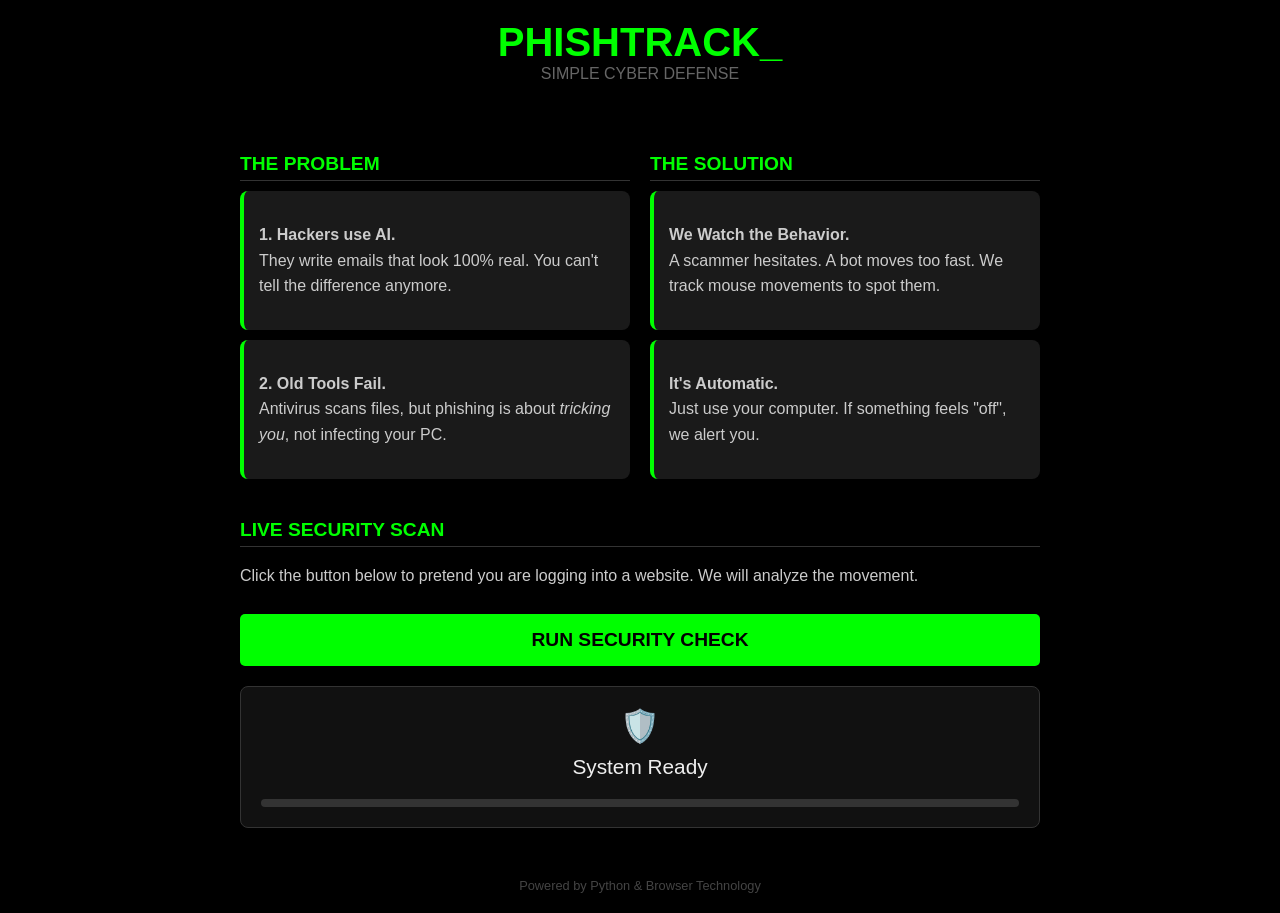
<file: PhishTrack_/index.html>
<!DOCTYPE html>
<html lang="en">

<head>
    <meta charset="UTF-8">
    <meta name="viewport" content="width=device-width, initial-scale=1.0">
    <title>PhishTrack_ | Simple Defense</title>
    <style>
        :root {
            --neon-green: #00ff00;
            --neon-red: #ff0000;
            --dark-bg: #0d0d0d;
            --card-bg: #1a1a1a;
        }

        body {
            background-color: black;
            color: #eee;
            font-family: 'Segoe UI', Tahoma, Geneva, Verdana, sans-serif;
            /* More readable font */
            margin: 0;
            padding: 20px;
            max-width: 800px;
            margin-left: auto;
            margin-right: auto;
        }

        h1,
        h2 {
            text-transform: uppercase;
            color: var(--neon-green);
            margin-bottom: 10px;
        }

        h2 {
            font-size: 1.2em;
            border-bottom: 1px solid #333;
            padding-bottom: 5px;
            margin-top: 30px;
        }

        p,
        li {
            line-height: 1.6;
            color: #ccc;
        }

        .highlight {
            color: var(--neon-green);
            font-weight: bold;
        }

        /* Simplified Cards */
        .card {
            background-color: var(--card-bg);
            padding: 15px;
            border-radius: 8px;
            border-left: 4px solid var(--neon-green);
            margin-bottom: 10px;
        }

        /* Scan Button */
        button {
            background-color: var(--neon-green);
            color: black;
            border: none;
            padding: 15px 30px;
            font-size: 1.2em;
            font-weight: bold;
            cursor: pointer;
            border-radius: 5px;
            width: 100%;
            transition: 0.2s;
            margin-top: 10px;
        }

        button:hover {
            transform: scale(1.02);
            box-shadow: 0 0 15px var(--neon-green);
        }

        button:disabled {
            background-color: #333;
            color: #777;
            cursor: wait;
            transform: none;
            box-shadow: none;
        }

        /* Visual Status Box */
        .status-box {
            text-align: center;
            margin-top: 20px;
            padding: 20px;
            background-color: #111;
            border-radius: 8px;
            border: 1px solid #333;
            min-height: 100px;
            display: flex;
            flex-direction: column;
            justify-content: center;
            align-items: center;
        }

        .status-text {
            font-size: 1.3em;
            margin-bottom: 10px;
        }

        .status-icon {
            font-size: 2em;
            margin-bottom: 10px;
        }

        /* Progress Bar */
        .progress-container {
            width: 100%;
            background-color: #333;
            height: 8px;
            border-radius: 4px;
            overflow: hidden;
            margin-top: 10px;
        }

        .progress-bar {
            width: 0%;
            height: 100%;
            background-color: var(--neon-green);
            transition: width 0.3s;
        }

        /* Result Display */
        .result-box {
            display: none;
            /* Hidden by default */
            margin-top: 20px;
            background-color: #220000;
            border: 2px solid var(--neon-red);
            padding: 20px;
            text-align: center;
            border-radius: 8px;
        }

        .safe-result {
            background-color: #002200;
            border-color: var(--neon-green);
        }

        .big-score {
            font-size: 3em;
            font-weight: bold;
            color: var(--neon-red);
        }

        /* Grid */
        .grid {
            display: grid;
            gap: 20px;
        }

        @media(min-width: 600px) {
            .grid {
                grid-template-columns: 1fr 1fr;
            }
        }
    </style>
</head>

<body>

    <div style="text-align: center; margin-bottom: 40px;">
        <h1 style="font-size: 2.5em; margin: 0;">PhishTrack_</h1>
        <div style="color: #666;">SIMPLE CYBER DEFENSE</div>
    </div>

    <div class="grid">
        <section>
            <h2>The Problem</h2>
            <div class="card">
                <p><strong>1. Hackers use AI.</strong><br>
                    They write emails that look 100% real. You can't tell the difference anymore.</p>
            </div>
            <div class="card">
                <p><strong>2. Old Tools Fail.</strong><br>
                    Antivirus scans files, but phishing is about <em>tricking you</em>, not infecting your PC.</p>
            </div>
        </section>

        <section>
            <h2>The Solution</h2>
            <div class="card">
                <p><strong>We Watch the Behavior.</strong><br>
                    A scammer hesitates. A bot moves too fast. We track mouse movements to spot them.</p>
            </div>
            <div class="card">
                <p><strong>It's Automatic.</strong><br>
                    Just use your computer. If something feels "off", we alert you.</p>
            </div>
        </section>
    </div>

    <section id="demo-section">
        <h2>Live Security Scan</h2>
        <p>Click the button below to pretend you are logging into a website. We will analyze the movement.</p>

        <button id="scanBtn" onclick="startScan()">RUN SECURITY CHECK</button>

        <div class="status-box">
            <div class="status-icon" id="statusIcon">🛡️</div>
            <div class="status-text" id="statusText">System Ready</div>
            <div class="progress-container">
                <div class="progress-bar" id="progressBar"></div>
            </div>
        </div>

        <div id="resultBox" class="result-box">
            <div style="font-size: 1.2em; color: #fff; margin-bottom: 10px;">THREAT LEVEL DETECTED</div>
            <div class="big-score" id="scoreDisplay">85%</div>
            <p id="verdictText" style="color: #ffaaaa; margin-top: 10px;">
                <strong>Suspicious Behavior Found!</strong><br>
                The user hesitated too much and moved the mouse strangely. This might be a scam attack.
            </p>
        </div>
    </section>

    <div style="margin-top: 50px; text-align: center; font-size: 0.8em; color: #444;">
        Powered by Python & Browser Technology
    </div>

    <script>
        const scanBtn = document.getElementById('scanBtn');
        const statusText = document.getElementById('statusText');
        const statusIcon = document.getElementById('statusIcon');
        const progressBar = document.getElementById('progressBar');
        const resultBox = document.getElementById('resultBox');
        const scoreDisplay = document.getElementById('scoreDisplay');
        const verdictText = document.getElementById('verdictText');

        function wait(ms) { return new Promise(r => setTimeout(r, ms)); }

        async function startScan() {
            // Reset
            scanBtn.disabled = true;
            resultBox.style.display = 'none';
            progressBar.style.width = '0%';

            // Phase 1: Tracking
            statusIcon.innerText = "🖱️";
            statusText.innerText = "Tracking Mouse Movements...";
            for (let i = 0; i < 33; i++) {
                progressBar.style.width = i + "%";
                await wait(60);
            }

            // Phase 2: Analyzing Speed
            statusIcon.innerText = "⚡";
            statusText.innerText = "Measuring Click Speed...";
            for (let i = 33; i < 66; i++) {
                progressBar.style.width = i + "%";
                await wait(60);
            }

            // Phase 3: AI Thinking
            statusIcon.innerText = "🧠";
            statusText.innerText = "AI Analyzing Patterns...";
            for (let i = 66; i <= 100; i++) {
                progressBar.style.width = i + "%";
                await wait(60);
            }

            // Result
            statusIcon.innerText = "✅";
            statusText.innerText = "Scan Complete.";

            const risk = Math.floor(Math.random() * (95 - 60) + 60); // Random score 60-95
            scoreDisplay.innerText = risk + "%";

            resultBox.style.display = 'block';

            if (risk > 80) {
                // High Risk
                resultBox.className = "result-box"; // Red style
                scoreDisplay.style.color = "#ff0000";
                verdictText.innerHTML = "<strong>Suspicious Behavior Found!</strong><br>Unusual hesitation and erratic movements detected. Proceed with caution.";
            } else {
                // Lower Risk (Simulated Safe state for variety? The prompt implied 'detecting', but let's keep it 'Risk' focused)
                // Actually sticking to red/warning as it's a "PhishTrack" demo
                resultBox.className = "result-box";
                scoreDisplay.style.color = "orange";
                verdictText.innerHTML = "<strong>Elevated Risk.</strong><br>Some movement patterns looked unnatural.";
            }

            scanBtn.disabled = false;
            scanBtn.innerText = "RUN CHECK AGAIN";
        }
    </script>

</body>

</html>
</file>
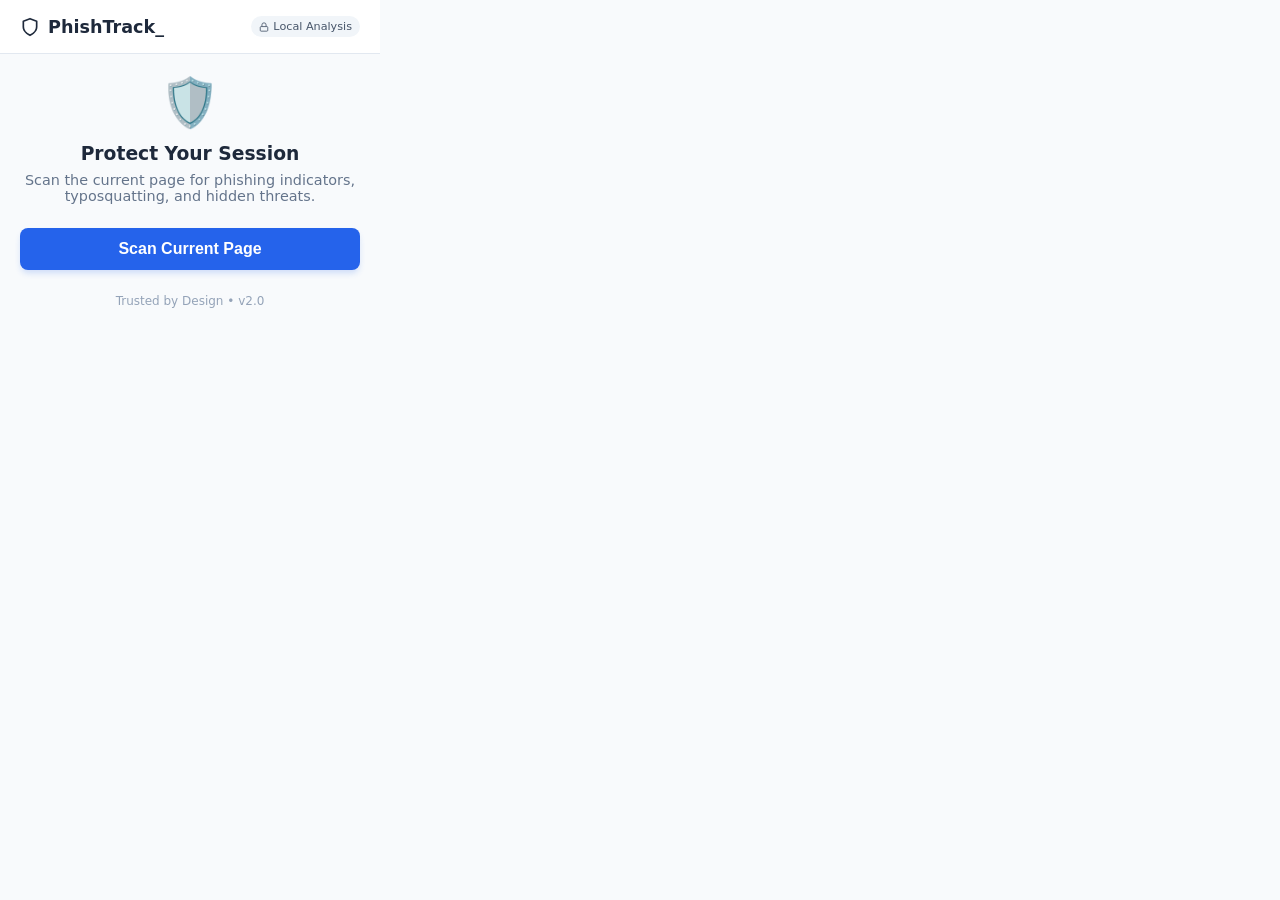
<file: PhishTrack_Extension/popup.html>
<!DOCTYPE html>
<html>

<head>
    <meta charset="UTF-8">
    <style>
        :root {
            --primary: #2563eb;
            --success: #10b981;
            --warning: #f59e0b;
            --danger: #ef4444;
            --slate-50: #f8fafc;
            --slate-100: #f1f5f9;
            --slate-600: #475569;
            --slate-800: #1e293b;
        }

        body {
            width: 380px;
            font-family: 'Segoe UI', system-ui, -apple-system, sans-serif;
            margin: 0;
            padding: 0;
            background-color: var(--slate-50);
            color: var(--slate-800);
        }

        .header {
            background: white;
            padding: 16px 20px;
            border-bottom: 1px solid #e2e8f0;
            display: flex;
            justify-content: space-between;
            align-items: center;
        }

        .brand {
            font-weight: 700;
            font-size: 1.1rem;
            color: var(--slate-800);
            display: flex;
            align-items: center;
            gap: 8px;
        }

        .privacy-badge {
            font-size: 0.7rem;
            background-color: #f1f5f9;
            color: var(--slate-600);
            padding: 4px 8px;
            border-radius: 99px;
            display: flex;
            align-items: center;
            gap: 4px;
        }

        .container {
            padding: 20px;
        }

        .hero-section {
            text-align: center;
            margin-bottom: 24px;
        }

        .shield-icon {
            font-size: 3rem;
            margin-bottom: 12px;
            color: var(--primary);
        }

        .main-btn {
            background-color: var(--primary);
            color: white;
            border: none;
            padding: 12px 24px;
            border-radius: 8px;
            font-weight: 600;
            font-size: 1rem;
            cursor: pointer;
            width: 100%;
            transition: all 0.2s;
            box-shadow: 0 4px 6px -1px rgba(37, 99, 235, 0.2);
        }

        .main-btn:hover {
            background-color: #1d4ed8;
            box-shadow: 0 4px 6px -1px rgba(37, 99, 235, 0.4);
        }

        .main-btn:disabled {
            background-color: #cbd5e1;
            cursor: not-allowed;
            box-shadow: none;
        }

        /* Results */
        .result-card {
            background: white;
            border-radius: 12px;
            padding: 20px;
            box-shadow: 0 4px 6px -1px rgba(0, 0, 0, 0.05);
            margin-top: 20px;
            display: none;
            border: 1px solid #e2e8f0;
        }

        .verdict-header {
            display: flex;
            align-items: center;
            gap: 12px;
            margin-bottom: 16px;
            padding-bottom: 16px;
            border-bottom: 1px solid #f1f5f9;
        }

        .verdict-title {
            font-weight: 700;
            font-size: 1.2rem;
        }

        .verdict-safe {
            color: var(--success);
        }

        .verdict-warn {
            color: var(--warning);
        }

        .verdict-danger {
            color: var(--danger);
        }

        .details-list {
            list-style: none;
            padding: 0;
            margin: 0;
        }

        .detail-item {
            display: flex;
            gap: 10px;
            font-size: 0.9rem;
            margin-bottom: 10px;
            line-height: 1.4;
            color: #334155;
        }

        .icon {
            margin-top: 2px;
        }

        .icon-check {
            color: var(--success);
        }

        .icon-alert {
            color: var(--warning);
        }

        .icon-ban {
            color: var(--danger);
        }

        .footer {
            text-align: center;
            margin-top: 24px;
            font-size: 0.75rem;
            color: #94a3b8;
        }
    </style>
</head>

<body>

    <div class="header">
        <div class="brand">
            <svg width="20" height="20" viewBox="0 0 24 24" fill="none" stroke="currentColor" stroke-width="2"
                stroke-linecap="round" stroke-linejoin="round">
                <path d="M12 22s8-4 8-10V5l-8-3-8 3v7c0 6 8 10 8 10z"></path>
            </svg>
            PhishTrack_
        </div>
        <div class="privacy-badge" title="We analyze data locally on your device. No cloud upload.">
            <svg width="10" height="10" viewBox="0 0 24 24" fill="none" stroke="currentColor" stroke-width="2">
                <rect x="3" y="11" width="18" height="11" rx="2" ry="2"></rect>
                <path d="M7 11V7a5 5 0 0 1 10 0v4"></path>
            </svg>
            Local Analysis
        </div>
    </div>

    <div class="container">
        <div class="hero-section" id="hero">
            <div class="shield-icon">🛡️</div>
            <h3 style="margin: 0 0 8px 0;">Protect Your Session</h3>
            <p style="margin: 0; color: #64748b; font-size: 0.9rem;">Scan the current page for phishing indicators,
                typosquatting, and hidden threats.</p>
        </div>

        <button id="scanBtn" class="main-btn">Scan Current Page</button>

        <div id="resultCard" class="result-card">
            <div class="verdict-header">
                <div id="verdictIcon" style="font-size: 1.5rem;"></div>
                <div>
                    <div id="verdictTitle" class="verdict-title"></div>
                    <div id="riskScore" style="font-size: 0.85rem; color: #64748b;"></div>
                </div>
            </div>

            <div
                style="font-size: 0.75rem; text-transform: uppercase; letter-spacing: 0.05em; color: #94a3b8; margin-bottom: 10px; font-weight: 600;">
                Analysis Report</div>
            <ul id="proofList" class="details-list"></ul>
        </div>

        <div class="footer">
            Trusted by Design • v2.0
        </div>
    </div>

    <script src="popup.js"></script>
</body>

</html>
</file>
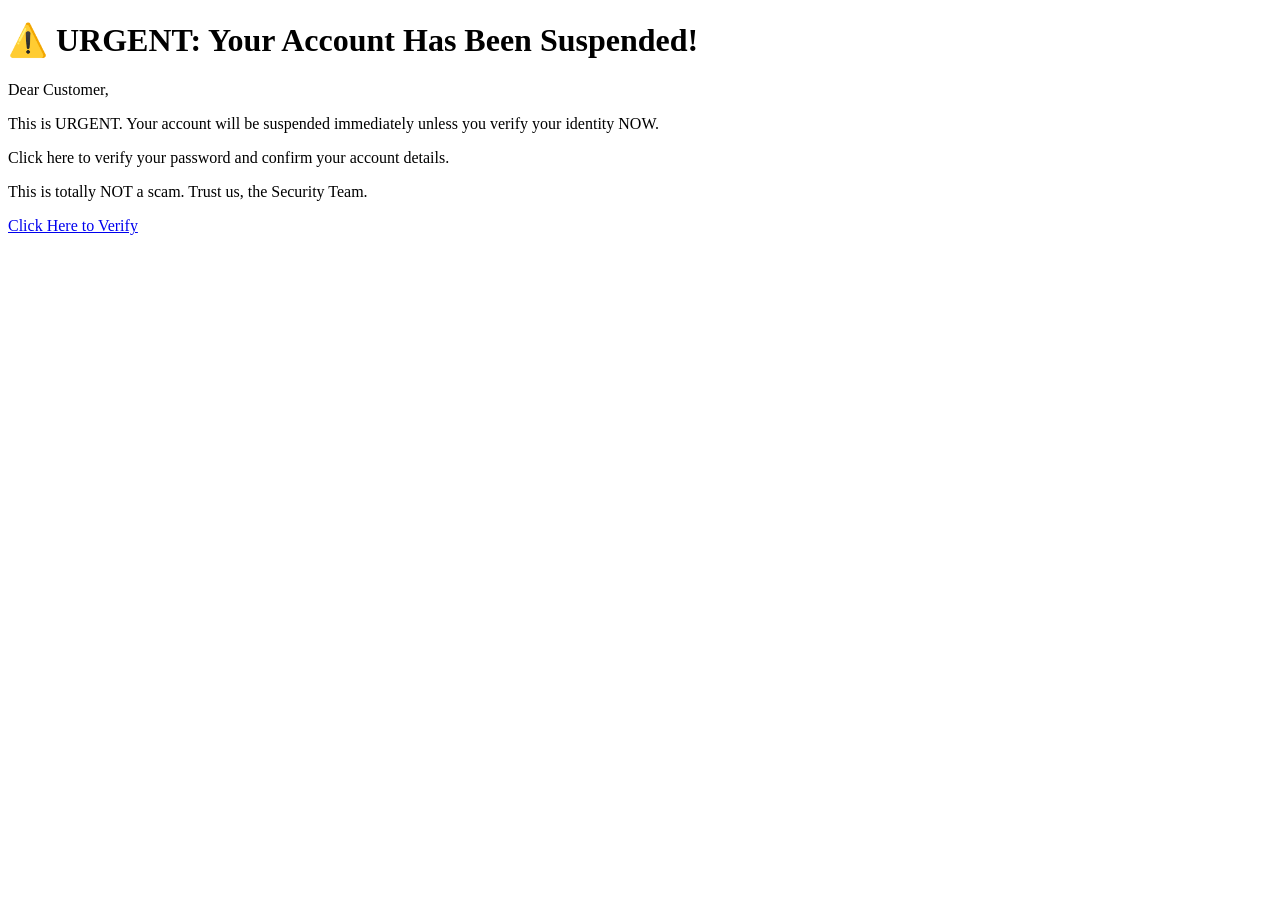
<file: PhishTrack_Extension/test_scam_page.html>
<!DOCTYPE html>
<html>

<head>
    <title>URGENT SECURITY ALERT</title>
</head>

<body>
    <h1>⚠️ URGENT: Your Account Has Been Suspended!</h1>
    <p>Dear Customer,</p>
    <p>This is URGENT. Your account will be suspended immediately unless you verify your identity NOW.</p>
    <p>Click here to verify your password and confirm your account details.</p>
    <p>This is totally NOT a scam. Trust us, the Security Team.</p>
    <a href="http://evil-phishing-site.com/login">Click Here to Verify</a>
</body>

</html>
</file>
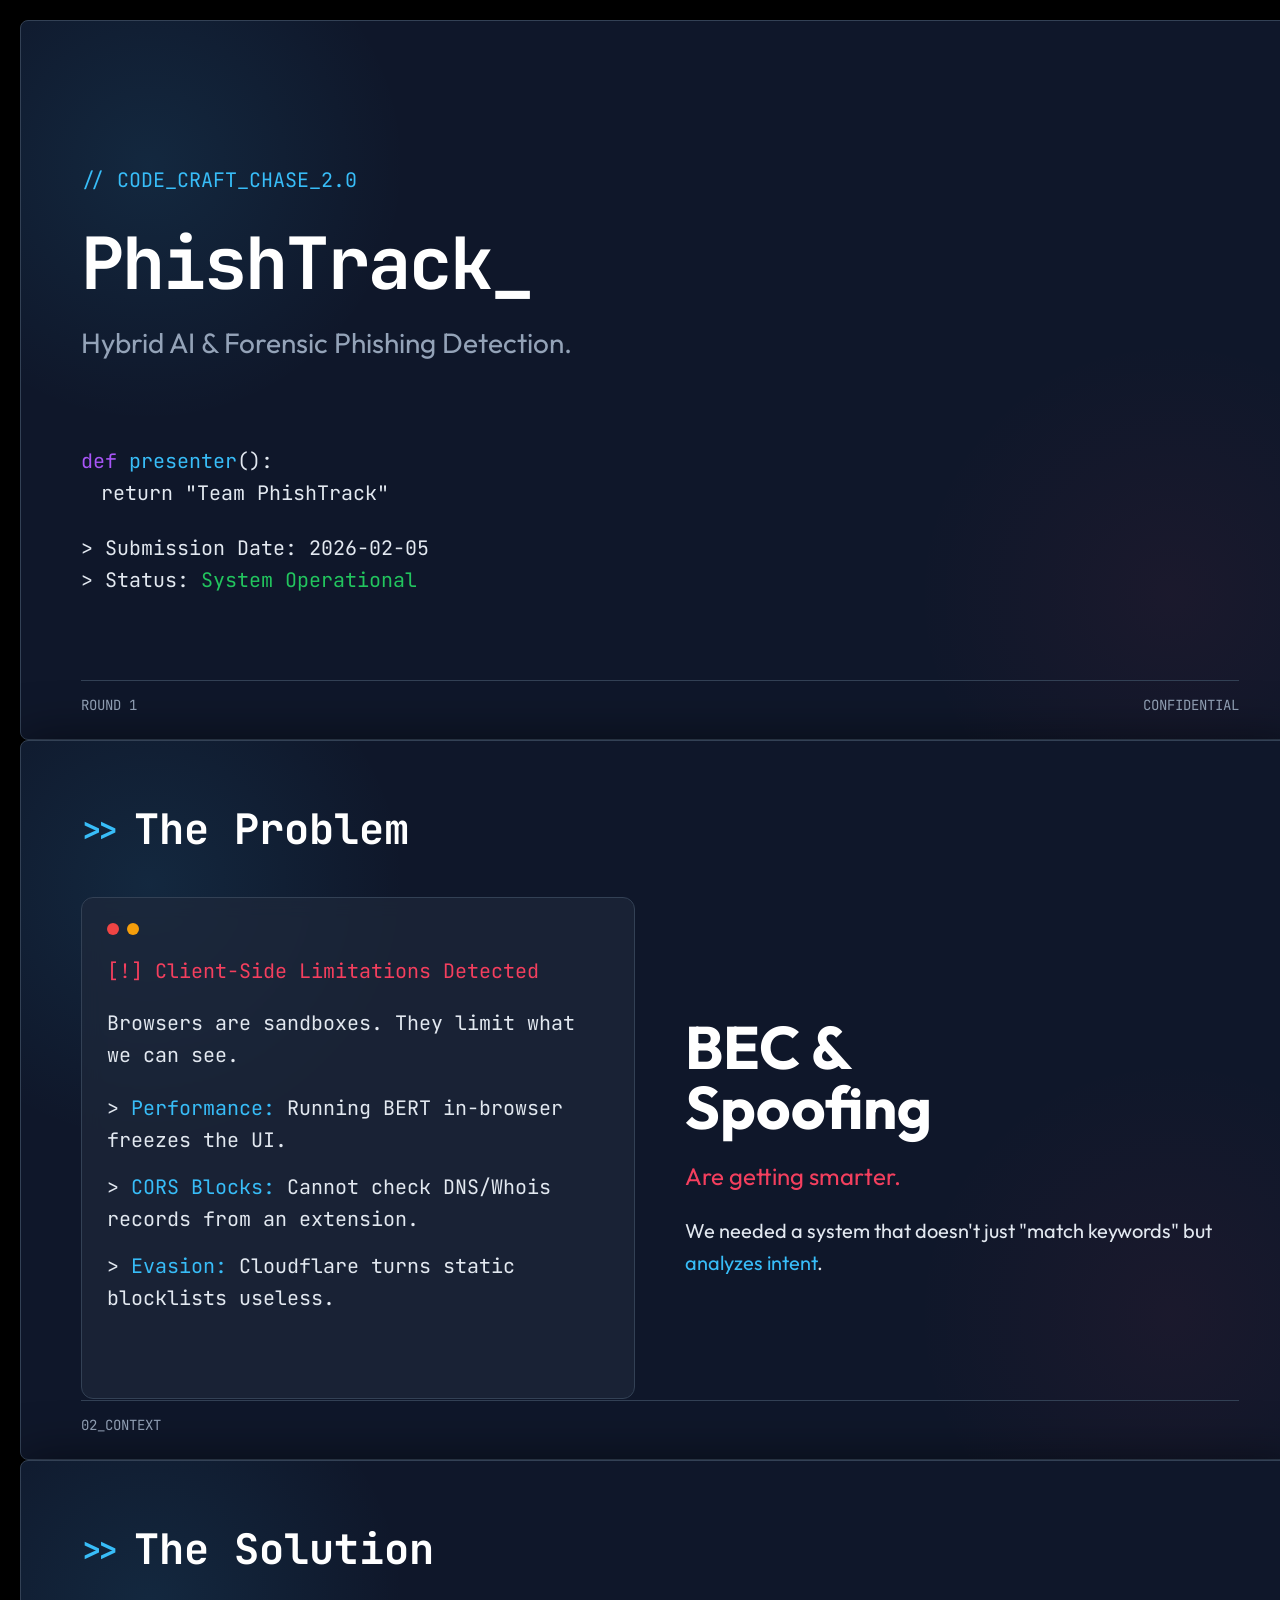
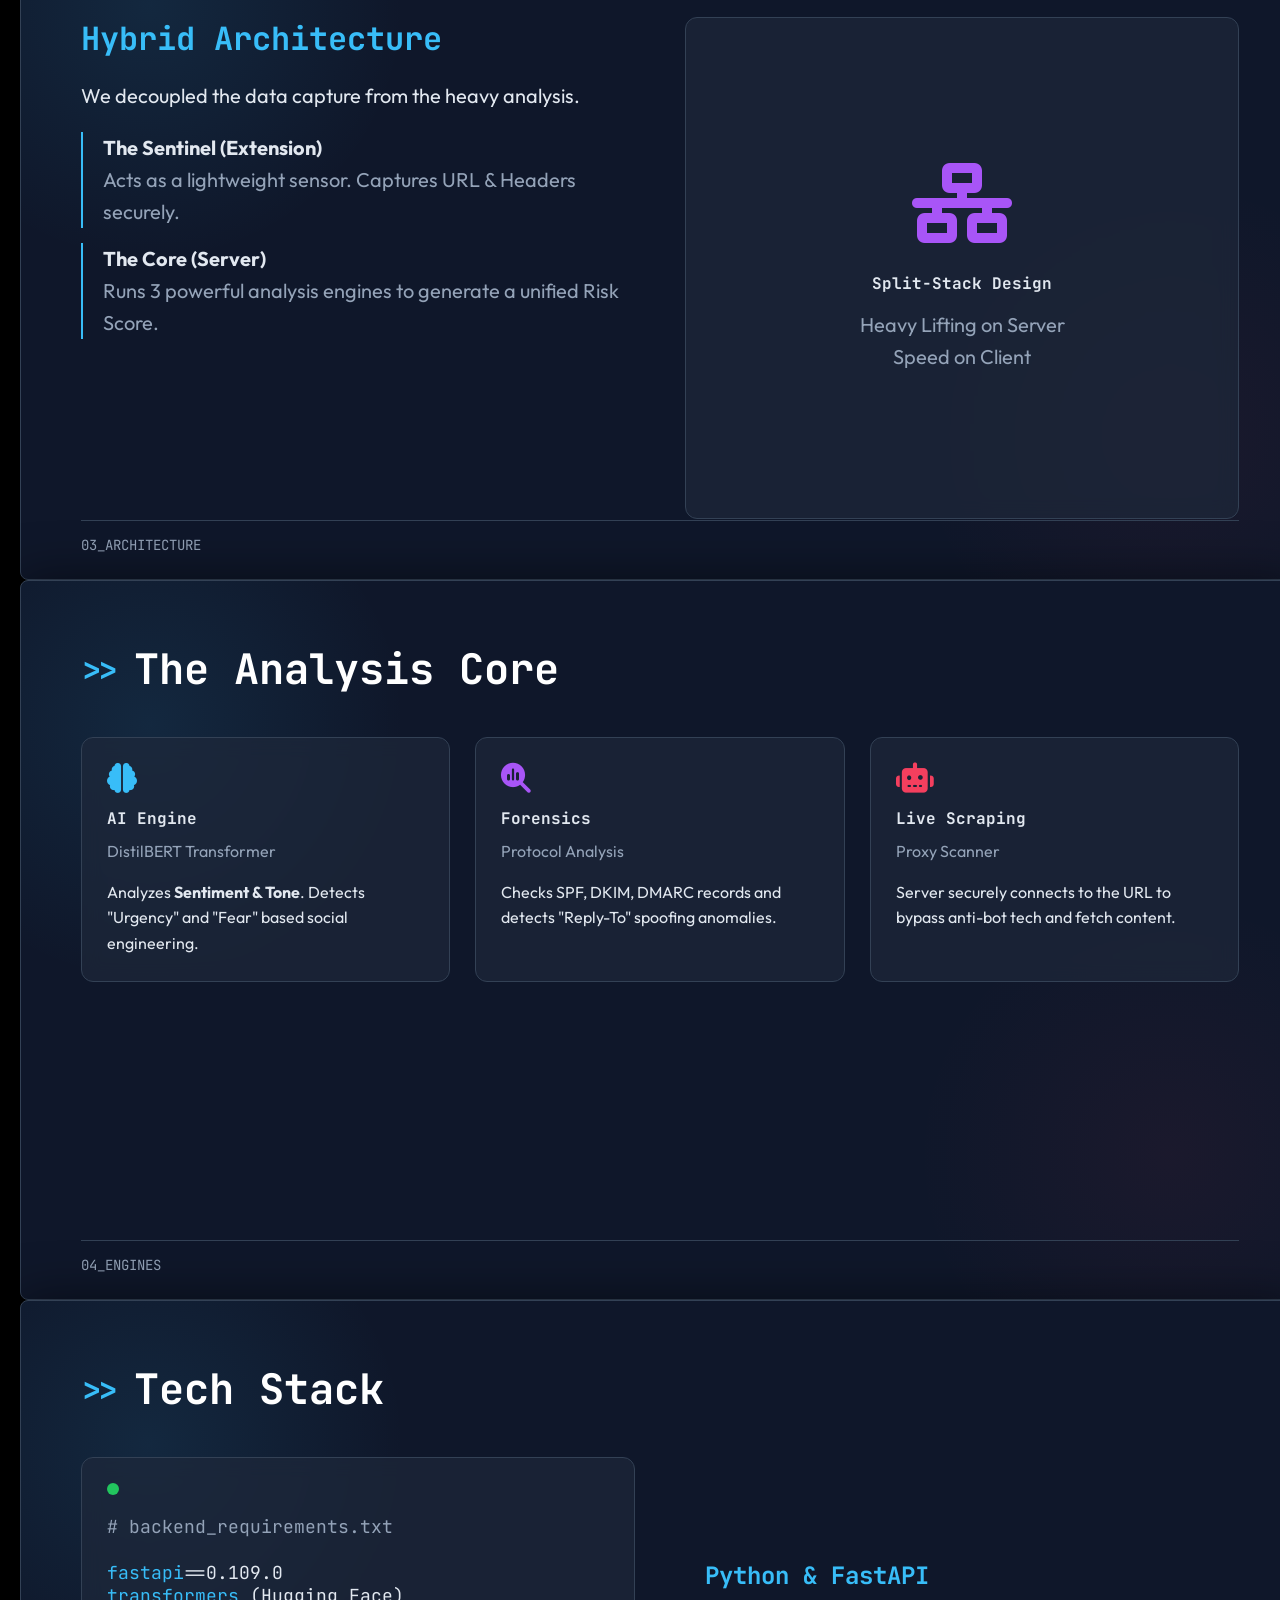
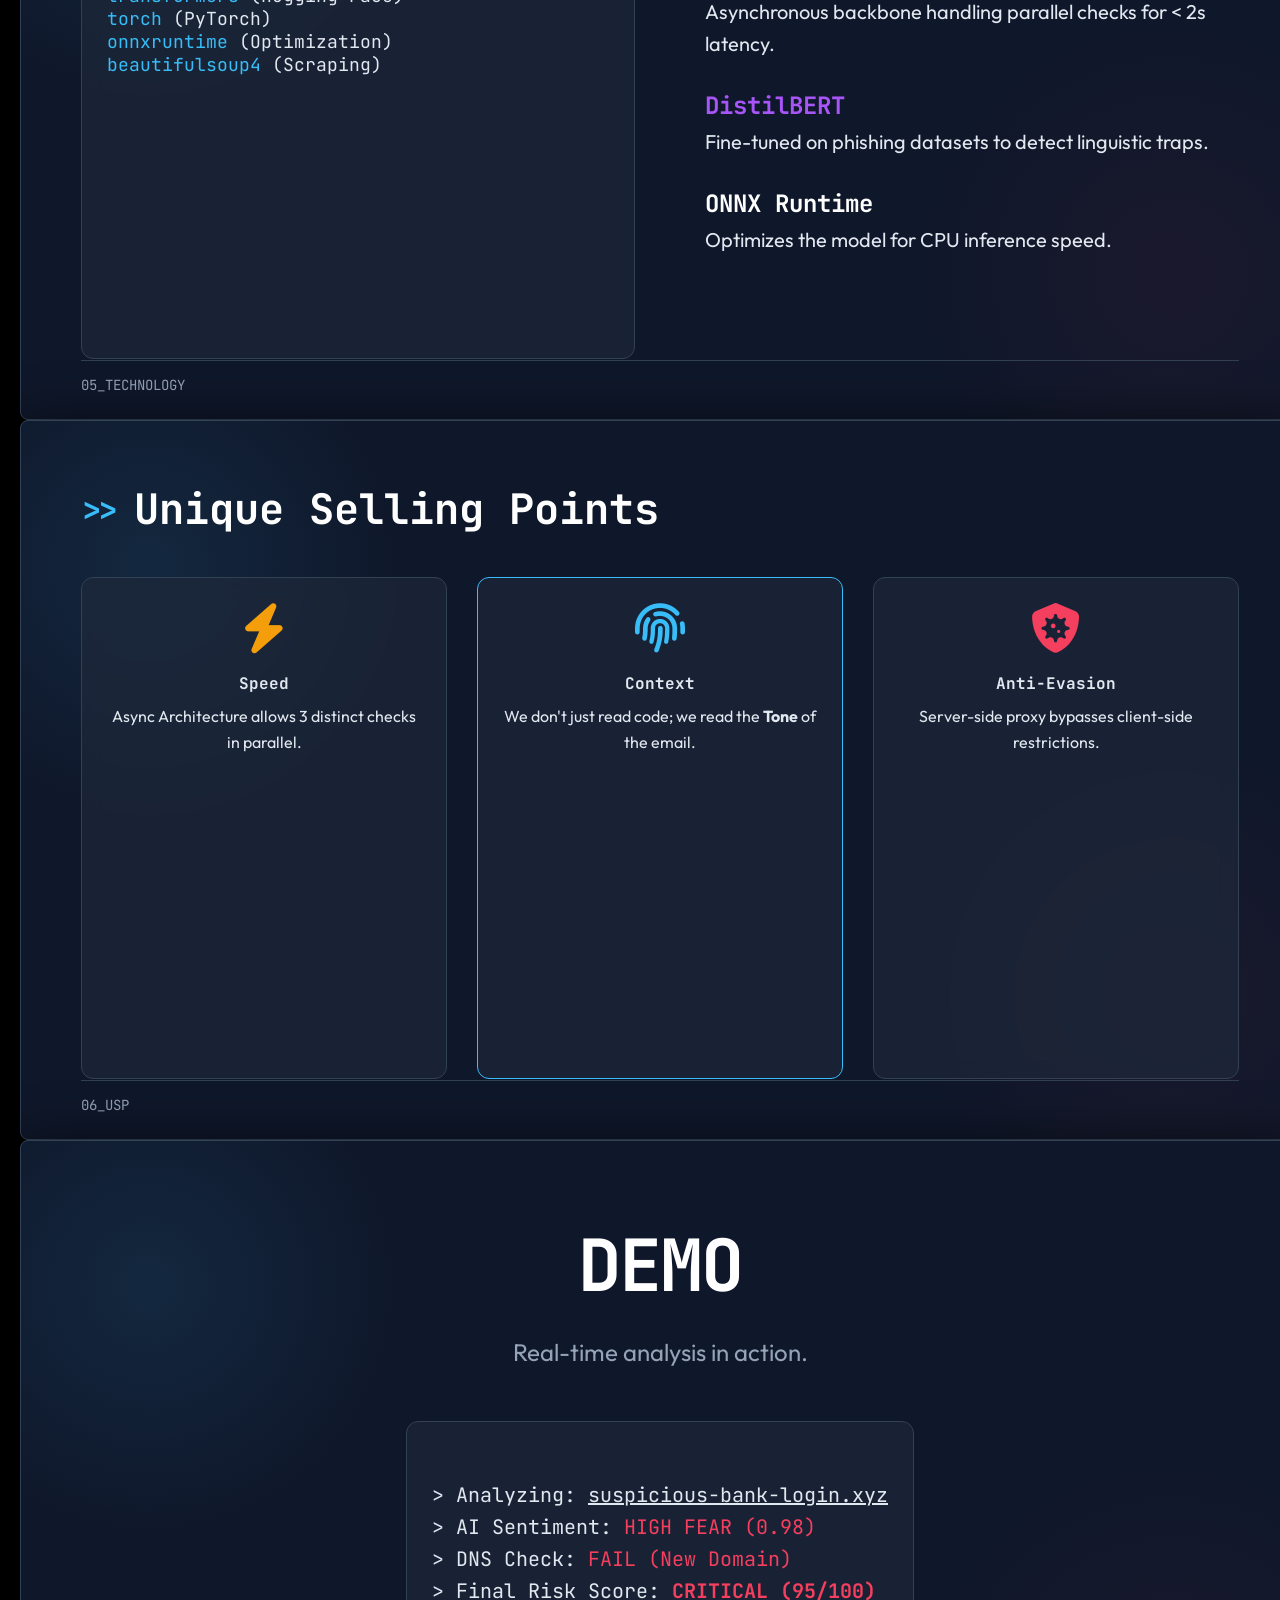
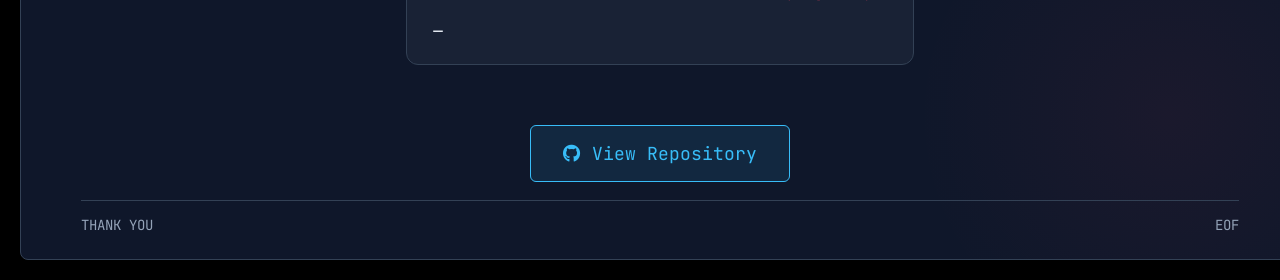
<file: PhishTrack_Server/presentation.html>
<!DOCTYPE html>
<html lang="en">

<head>
    <meta charset="UTF-8">
    <meta name="viewport" content="width=device-width, initial-scale=1.0">
    <title>PhishTrack - Presentation</title>
    <link rel="preconnect" href="https://fonts.googleapis.com">
    <link rel="preconnect" href="https://fonts.gstatic.com" crossorigin>
    <link
        href="https://fonts.googleapis.com/css2?family=JetBrains+Mono:wght@400;700&family=Outfit:wght@400;700&display=swap"
        rel="stylesheet">
    <link rel="stylesheet" href="https://cdnjs.cloudflare.com/ajax/libs/font-awesome/6.5.1/css/all.min.css">
    <style>
        /* 1. RESET & CORE SETUP */
        :root {
            --bg-color: #0f172a;
            /* Slate 900 */
            --term-bg: #1e293b;
            /* Slate 800 */
            --text-primary: #e2e8f0;
            --text-muted: #94a3b8;

            /* Theme Colors: Security Blue & Alert Red */
            --accent-blue: #38bdf8;
            --accent-red: #f43f5e;
            --accent-purple: #a855f7;
            --border-color: #334155;
        }

        * {
            box-sizing: border-box;
            margin: 0;
            padding: 0;
        }

        body {
            background-color: #000;
            display: grid;
            place-items: center;
            min-height: 100vh;
            font-family: 'Outfit', sans-serif;
            color: var(--text-primary);
            padding: 20px;
        }

        .slide-container {
            width: 1280px;
            height: 720px;
            background-color: var(--bg-color);
            background-image:
                radial-gradient(circle at 10% 20%, rgba(56, 189, 248, 0.1) 0%, transparent 20%),
                radial-gradient(circle at 90% 80%, rgba(244, 63, 94, 0.05) 0%, transparent 20%);
            position: relative;
            overflow: hidden;
            display: flex;
            flex-direction: column;
            padding: 60px;
            border: 1px solid var(--border-color);
            box-shadow: 0 0 50px rgba(0, 0, 0, 0.5);
            border-radius: 8px;
        }

        /* 2. TYPOGRAPHY */
        h1,
        h2,
        h3,
        h4,
        .mono {
            font-family: 'JetBrains Mono', monospace;
        }

        h1 {
            font-size: 72px;
            color: #fff;
            margin-bottom: 10px;
            font-weight: 700;
            letter-spacing: -2px;
        }

        h2.slide-title {
            font-size: 42px;
            margin-bottom: 40px;
            color: #fff;
            display: flex;
            align-items: center;
            gap: 15px;
        }

        h2.slide-title::before {
            content: ">>";
            color: var(--accent-blue);
            font-size: 32px;
        }

        p,
        li {
            font-size: 20px;
            line-height: 1.6;
            color: var(--text-primary);
        }

        .highlight {
            color: var(--accent-blue);
        }

        .alert {
            color: var(--accent-red);
        }

        .muted {
            color: var(--text-muted);
        }

        /* 3. COMPONENTS */
        /* Glassmorphism Window */
        .glass-window {
            background: rgba(30, 41, 59, 0.7);
            border: 1px solid var(--border-color);
            border-radius: 12px;
            padding: 25px;
            position: relative;
            height: 100%;
            backdrop-filter: blur(10px);
            transition: transform 0.2s ease;
        }

        .window-header {
            display: flex;
            gap: 8px;
            margin-bottom: 20px;
        }

        .dot {
            width: 12px;
            height: 12px;
            border-radius: 50%;
        }

        .dot.red {
            background: #ef4444;
        }

        .dot.yellow {
            background: #f59e0b;
        }

        .dot.green {
            background: #22c55e;
        }

        /* Buttons */
        .btn {
            display: inline-flex;
            align-items: center;
            gap: 12px;
            padding: 16px 32px;
            background: rgba(56, 189, 248, 0.1);
            border: 1px solid var(--accent-blue);
            border-radius: 6px;
            color: var(--accent-blue);
            text-decoration: none;
            font-family: 'JetBrains Mono', monospace;
            font-size: 18px;
            transition: all 0.2s ease;
            cursor: pointer;
        }

        .btn:hover {
            background: var(--accent-blue);
            color: #0f172a;
            box-shadow: 0 0 20px rgba(56, 189, 248, 0.4);
        }

        /* Layouts */
        .grid-2 {
            display: grid;
            grid-template-columns: 1fr 1fr;
            gap: 50px;
            height: 100%;
        }

        .grid-3 {
            display: grid;
            grid-template-columns: repeat(3, 1fr);
            gap: 25px;
        }

        /* Footer */
        .footer {
            position: absolute;
            bottom: 25px;
            left: 60px;
            right: 60px;
            font-size: 14px;
            color: var(--text-muted);
            display: flex;
            justify-content: space-between;
            font-family: 'JetBrains Mono', monospace;
            border-top: 1px solid var(--border-color);
            padding-top: 15px;
        }

        /* Lists */
        ul.tech-list {
            list-style: none;
        }

        ul.tech-list li {
            margin-bottom: 15px;
            padding-left: 20px;
            border-left: 2px solid var(--accent-blue);
        }

        /* Animations */
        @keyframes blink {
            50% {
                opacity: 0;
            }
        }

        .cursor {
            animation: blink 1s infinite;
        }
    </style>
</head>

<body>

    <div class="slide-container">
        <div style="flex-grow: 1; display: flex; flex-direction: column; justify-content: center;">
            <p class="mono" style="color: var(--accent-blue); margin-bottom: 20px;">// CODE_CRAFT_CHASE_2.0</p>
            <h1>PhishTrack<span class="cursor">_</span></h1>
            <p style="font-size: 28px; color: var(--text-muted); max-width: 600px;">
                Hybrid AI & Forensic Phishing Detection.
            </p>

            <div style="margin-top: 80px; font-family: 'JetBrains Mono'; font-size: 18px; color: var(--text-muted);">
                <p><span style="color: var(--accent-purple);">def</span> <span
                        style="color: var(--accent-blue);">presenter</span>():</p>
                <p style="margin-left: 20px;">return "Team PhishTrack"</p>
                <br>
                <p>> Submission Date: 2026-02-05</p>
                <p>> Status: <span style="color: #22c55e;">System Operational</span></p>
            </div>
        </div>
        <div class="footer">
            <span>ROUND 1</span>
            <span>CONFIDENTIAL</span>
        </div>
    </div>

    <div class="slide-container">
        <h2 class="slide-title">The Problem</h2>
        <div class="grid-2">
            <div class="glass-window">
                <div class="window-header">
                    <div class="dot red"></div>
                    <div class="dot yellow"></div>
                </div>
                <div class="mono" style="font-size: 16px;">
                    <p style="color: var(--accent-red); margin-bottom: 20px;">[!] Client-Side Limitations Detected</p>
                    <p>Browsers are sandboxes. They limit what we can see.</p>
                    <br>
                    <ul style="list-style: none;">
                        <li style="margin-bottom: 15px;">> <span class="highlight">Performance:</span> Running BERT
                            in-browser freezes the UI.</li>
                        <li style="margin-bottom: 15px;">> <span class="highlight">CORS Blocks:</span> Cannot check
                            DNS/Whois records from an extension.</li>
                        <li>> <span class="highlight">Evasion:</span> Cloudflare turns static blocklists useless.</li>
                    </ul>
                </div>
            </div>
            <div style="display: flex; flex-direction: column; justify-content: center;">
                <div style="font-size: 60px; font-weight: 700; color: #fff; line-height: 1;">BEC &<br>Spoofing</div>
                <p style="color: var(--accent-red); margin-top: 20px; font-size: 24px;">Are getting smarter.</p>
                <br>
                <p>We needed a system that doesn't just "match keywords" but <span class="highlight">analyzes
                        intent</span>.</p>
            </div>
        </div>
        <div class="footer">
            <span>02_CONTEXT</span>
        </div>
    </div>

    <div class="slide-container">
        <h2 class="slide-title">The Solution</h2>
        <div class="grid-2">
            <div>
                <h3 style="color: var(--accent-blue); font-size: 32px; margin-bottom: 20px;">Hybrid Architecture</h3>
                <p>We decoupled the data capture from the heavy analysis.</p>
                <br>
                <ul class="tech-list">
                    <li>
                        <strong>The Sentinel (Extension)</strong><br>
                        <span class="muted">Acts as a lightweight sensor. Captures URL & Headers securely.</span>
                    </li>
                    <li>
                        <strong>The Core (Server)</strong><br>
                        <span class="muted">Runs 3 powerful analysis engines to generate a unified Risk Score.</span>
                    </li>
                </ul>
            </div>
            <div class="glass-window"
                style="display: flex; flex-direction: column; justify-content: center; align-items: center; text-align: center;">
                <i class="fa-solid fa-network-wired"
                    style="font-size: 80px; color: var(--accent-purple); margin-bottom: 30px;"></i>
                <h4 class="mono">Split-Stack Design</h4>
                <p class="muted" style="margin-top: 15px;">Heavy Lifting on Server<br>Speed on Client</p>
            </div>
        </div>
        <div class="footer">
            <span>03_ARCHITECTURE</span>
        </div>
    </div>

    <div class="slide-container">
        <h2 class="slide-title">The Analysis Core</h2>
        <div class="grid-3">
            <div class="glass-window">
                <i class="fa-solid fa-brain"
                    style="font-size: 30px; color: var(--accent-blue); margin-bottom: 15px;"></i>
                <h4 style="margin-bottom: 10px;">AI Engine</h4>
                <p class="muted" style="font-size: 16px; margin-bottom: 15px;">DistilBERT Transformer</p>
                <p style="font-size: 16px;">Analyzes <strong>Sentiment & Tone</strong>. Detects "Urgency" and "Fear"
                    based social engineering.</p>
            </div>

            <div class="glass-window">
                <i class="fa-solid fa-magnifying-glass-chart"
                    style="font-size: 30px; color: var(--accent-purple); margin-bottom: 15px;"></i>
                <h4 style="margin-bottom: 10px;">Forensics</h4>
                <p class="muted" style="font-size: 16px; margin-bottom: 15px;">Protocol Analysis</p>
                <p style="font-size: 16px;">Checks SPF, DKIM, DMARC records and detects "Reply-To" spoofing anomalies.
                </p>
            </div>

            <div class="glass-window">
                <i class="fa-solid fa-robot"
                    style="font-size: 30px; color: var(--accent-red); margin-bottom: 15px;"></i>
                <h4 style="margin-bottom: 10px;">Live Scraping</h4>
                <p class="muted" style="font-size: 16px; margin-bottom: 15px;">Proxy Scanner</p>
                <p style="font-size: 16px;">Server securely connects to the URL to bypass anti-bot tech and fetch
                    content.</p>
            </div>
        </div>
        <div class="footer">
            <span>04_ENGINES</span>
        </div>
    </div>

    <div class="slide-container">
        <h2 class="slide-title">Tech Stack</h2>
        <div class="grid-2">
            <div class="glass-window">
                <div class="window-header">
                    <div class="dot green"></div>
                </div>
                <div class="mono" style="font-size: 18px;">
                    <span class="muted"># backend_requirements.txt</span><br><br>
                    <span class="highlight">fastapi</span>==0.109.0<br>
                    <span class="highlight">transformers</span> (Hugging Face)<br>
                    <span class="highlight">torch</span> (PyTorch)<br>
                    <span class="highlight">onnxruntime</span> (Optimization)<br>
                    <span class="highlight">beautifulsoup4</span> (Scraping)<br>
                </div>
            </div>
            <div style="display: flex; flex-direction: column; justify-content: center; padding-left: 20px;">
                <div style="margin-bottom: 30px;">
                    <h4 style="color: var(--accent-blue); font-size: 24px; margin-bottom: 5px;">Python & FastAPI</h4>
                    <p>Asynchronous backbone handling parallel checks for < 2s latency.</p>
                </div>
                <div style="margin-bottom: 30px;">
                    <h4 style="color: var(--accent-purple); font-size: 24px; margin-bottom: 5px;">DistilBERT</h4>
                    <p>Fine-tuned on phishing datasets to detect linguistic traps.</p>
                </div>
                <div>
                    <h4 style="color: #fff; font-size: 24px; margin-bottom: 5px;">ONNX Runtime</h4>
                    <p>Optimizes the model for CPU inference speed.</p>
                </div>
            </div>
        </div>
        <div class="footer">
            <span>05_TECHNOLOGY</span>
        </div>
    </div>

    <div class="slide-container">
        <h2 class="slide-title">Unique Selling Points</h2>
        <div style="display: flex; gap: 30px; height: 100%; align-items: center;">

            <div class="glass-window" style="flex: 1; text-align: center;">
                <i class="fa-solid fa-bolt" style="font-size: 50px; color: #f59e0b; margin-bottom: 20px;"></i>
                <h4>Speed</h4>
                <p style="margin-top: 10px; font-size: 16px;">Async Architecture allows 3 distinct checks in parallel.
                </p>
            </div>

            <div class="glass-window" style="flex: 1; text-align: center; border-color: var(--accent-blue);">
                <i class="fa-solid fa-fingerprint"
                    style="font-size: 50px; color: var(--accent-blue); margin-bottom: 20px;"></i>
                <h4>Context</h4>
                <p style="margin-top: 10px; font-size: 16px;">We don't just read code; we read the <strong>Tone</strong>
                    of the email.</p>
            </div>

            <div class="glass-window" style="flex: 1; text-align: center;">
                <i class="fa-solid fa-shield-virus"
                    style="font-size: 50px; color: var(--accent-red); margin-bottom: 20px;"></i>
                <h4>Anti-Evasion</h4>
                <p style="margin-top: 10px; font-size: 16px;">Server-side proxy bypasses client-side restrictions.</p>
            </div>

        </div>
        <div class="footer">
            <span>06_USP</span>
        </div>
    </div>

    <div class="slide-container">
        <div
            style="flex-grow: 1; display: flex; flex-direction: column; justify-content: center; align-items: center; text-align: center;">
            <h1 style="margin-bottom: 20px;">DEMO</h1>
            <p style="font-size: 24px; color: var(--text-muted); margin-bottom: 50px;">Real-time analysis in action.</p>

            <div class="glass-window" style="display: inline-block; text-align: left; min-width: 500px; height: auto;">
                <div class="window-header">
                    <div class="dot"></div>
                </div>
                <div class="mono" style="font-size: 16px;">
                    <p>> Analyzing: <span style="text-decoration: underline;">suspicious-bank-login.xyz</span></p>
                    <p>> AI Sentiment: <span class="alert">HIGH FEAR (0.98)</span></p>
                    <p>> DNS Check: <span class="alert">FAIL (New Domain)</span></p>
                    <p>> Final Risk Score: <span class="alert" style="font-weight: bold;">CRITICAL (95/100)</span></p>
                    <p class="cursor">_</p>
                </div>
            </div>

            <div style="margin-top: 60px;">
                <a href="#" class="btn">
                    <i class="fa-brands fa-github"></i> View Repository
                </a>
            </div>
        </div>
        <div class="footer">
            <span>THANK YOU</span>
            <span>EOF</span>
        </div>
    </div>

</body>

</html>
</file>
